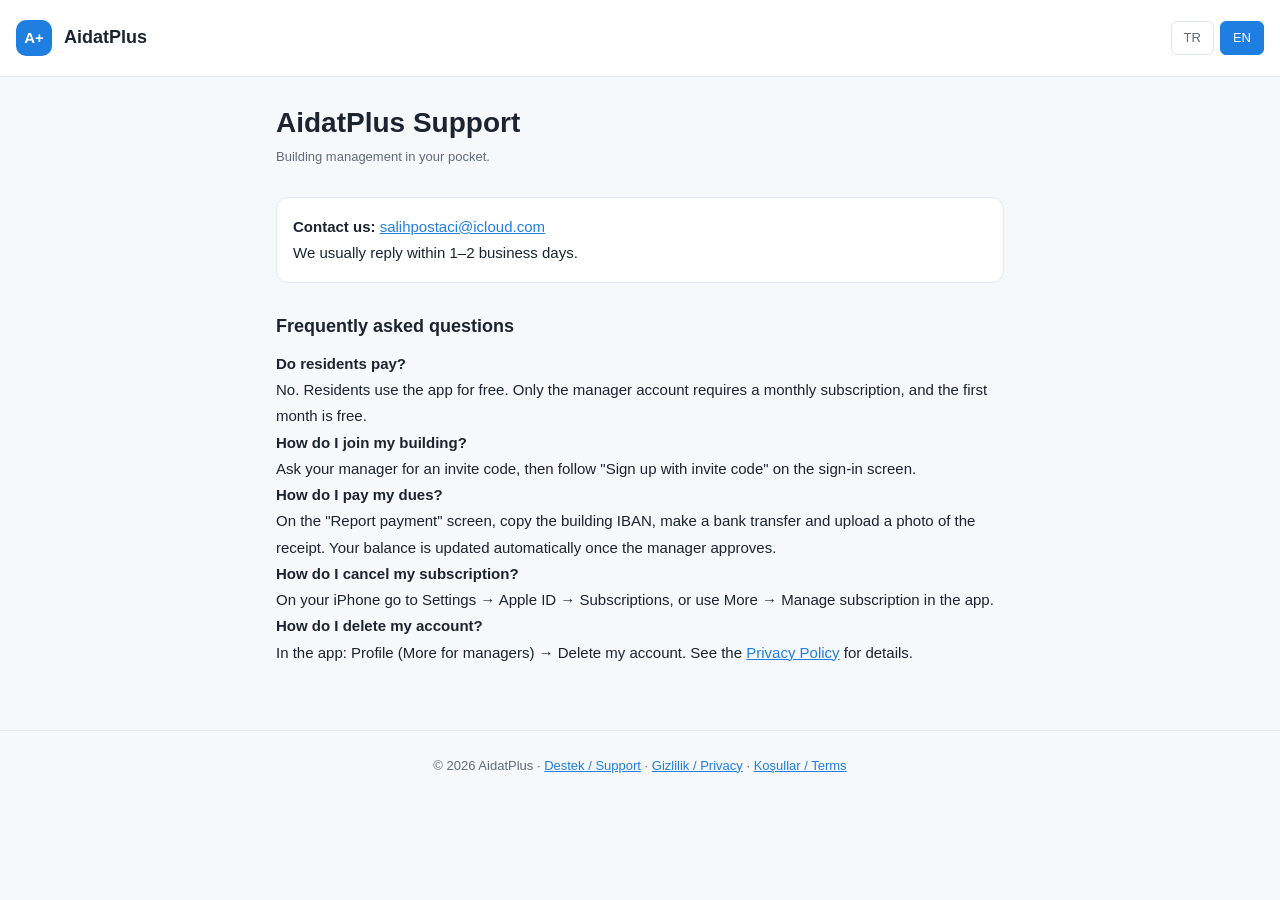
<file: index.html>
<!DOCTYPE html>
<html lang="tr">
<head>
<meta charset="UTF-8">
<meta name="viewport" content="width=device-width, initial-scale=1">
<title>AidatPlus — Destek</title>
<meta name="title-tr" content="AidatPlus — Destek">
<meta name="title-en" content="AidatPlus — Support">
<link rel="stylesheet" href="style.css">
<script src="lang.js"></script>
<noscript><style>[data-lang]{display:block}</style></noscript>
</head>
<body>
<header><div class="logo">A+</div><div class="brand">AidatPlus</div><div class="lang"><a data-l="tr" href="?lang=tr">TR</a><a data-l="en" href="?lang=en">EN</a></div></header>
<main>

<div data-lang="tr">
<h1>AidatPlus Destek</h1>
<p class="meta">Apartman ve site yönetimi, cebinizde.</p>
<div class="card">
<p><b>Bize ulaşın:</b> <a href="mailto:salihpostaci@icloud.com">salihpostaci@icloud.com</a><br>Mesajlarınızı genellikle 1–2 iş günü içinde yanıtlarız.</p>
</div>

<h2>Sık sorulan sorular</h2>
<p><b>Sakinler ücret öder mi?</b><br>Hayır. Sakinler uygulamayı ücretsiz kullanır. Yalnızca yönetici hesabı aylık abonelik gerektirir; ilk ay ücretsizdir.</p>
<p><b>Apartmanıma nasıl katılırım?</b><br>Yöneticinizden davet kodu isteyin, ardından giriş ekranındaki "Davet kodu ile kayıt ol" adımını izleyin.</p>
<p><b>Aidatımı nasıl öderim?</b><br>Ana sayfadaki "Ödeme bildir" ekranından apartman IBAN'ını kopyalayın, bankanızdan havale yapın ve dekontun fotoğrafını yükleyin. Yönetici onayladığında borcunuz otomatik düşer.</p>
<p><b>Aboneliğimi nasıl iptal ederim?</b><br>iPhone'da Ayarlar → Apple Kimliği → Abonelikler bölümünden veya uygulamada Diğer → Aboneliği yönet bağlantısından.</p>
<p><b>Hesabımı nasıl silerim?</b><br>Uygulamada Profil (yöneticiler için Diğer) → Hesabımı sil. Ayrıntılar <a href="privacy-policy.html">Gizlilik Politikası</a>'nda.</p>
</div>

<div data-lang="en">
<h1>AidatPlus Support</h1>
<p class="meta">Building management in your pocket.</p>
<div class="card">
<p><b>Contact us:</b> <a href="mailto:salihpostaci@icloud.com">salihpostaci@icloud.com</a><br>We usually reply within 1–2 business days.</p>
</div>

<h2>Frequently asked questions</h2>
<p><b>Do residents pay?</b><br>No. Residents use the app for free. Only the manager account requires a monthly subscription, and the first month is free.</p>
<p><b>How do I join my building?</b><br>Ask your manager for an invite code, then follow "Sign up with invite code" on the sign-in screen.</p>
<p><b>How do I pay my dues?</b><br>On the "Report payment" screen, copy the building IBAN, make a bank transfer and upload a photo of the receipt. Your balance is updated automatically once the manager approves.</p>
<p><b>How do I cancel my subscription?</b><br>On your iPhone go to Settings → Apple ID → Subscriptions, or use More → Manage subscription in the app.</p>
<p><b>How do I delete my account?</b><br>In the app: Profile (More for managers) → Delete my account. See the <a href="privacy-policy.html">Privacy Policy</a> for details.</p>
</div>

</main>
<footer>© 2026 AidatPlus · <a href="index.html">Destek / Support</a> · <a href="privacy-policy.html">Gizlilik / Privacy</a> · <a href="terms-and-conditions.html">Koşullar / Terms</a></footer>
</body>
</html>
</file>
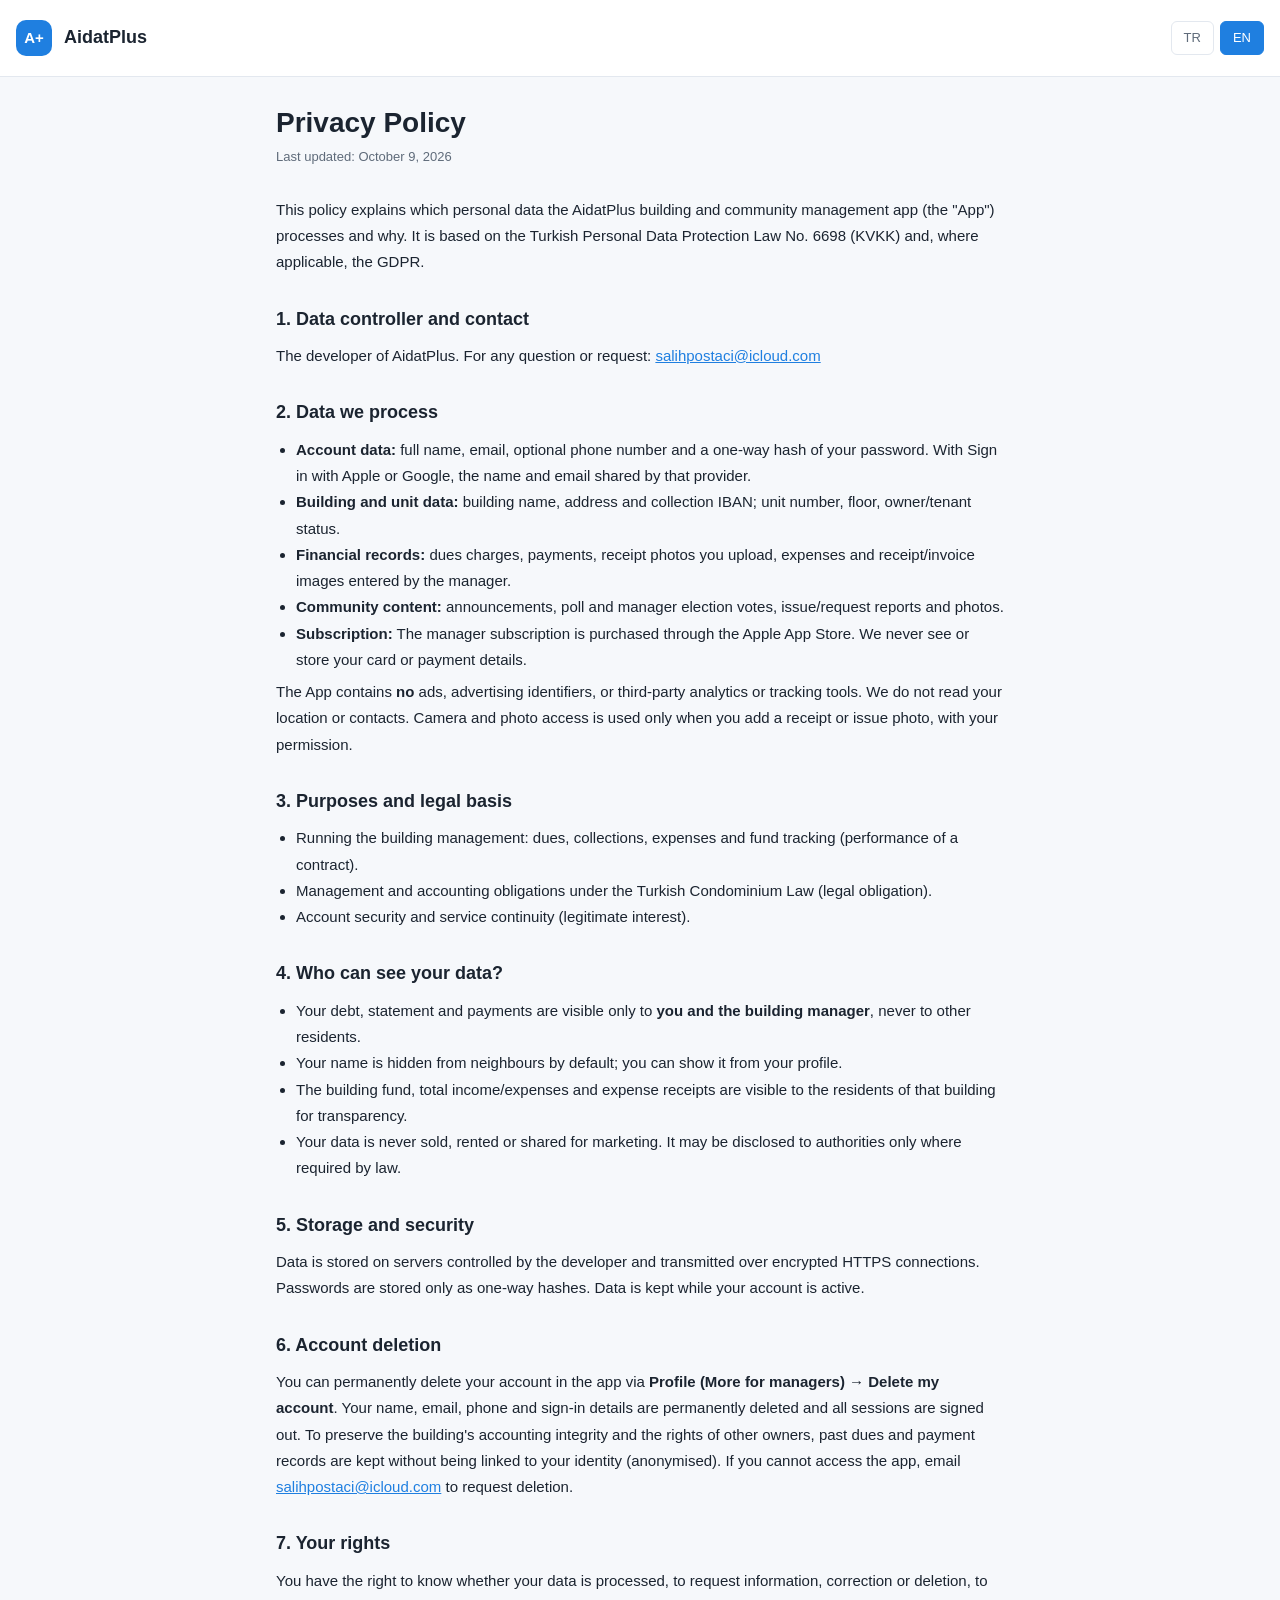
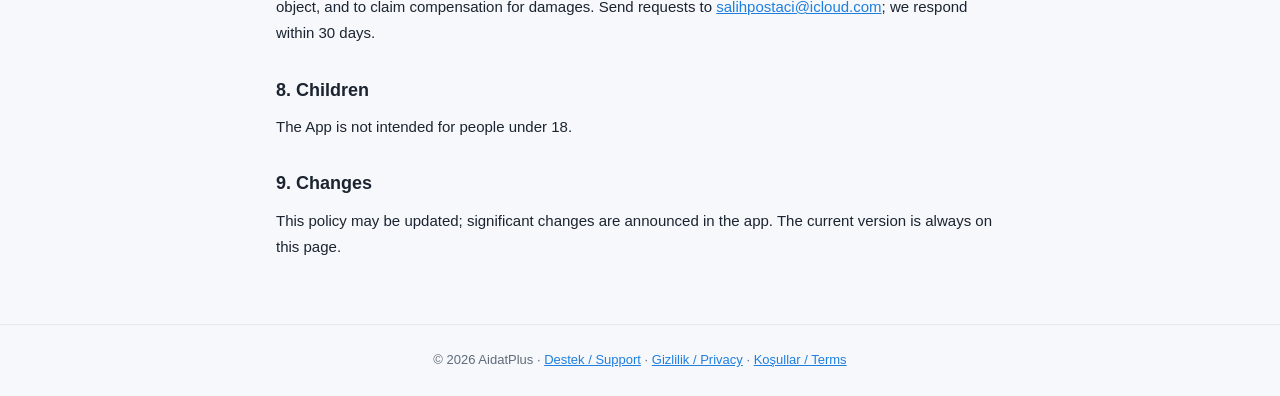
<file: privacy-policy.html>
<!DOCTYPE html>
<html lang="tr">
<head>
<meta charset="UTF-8">
<meta name="viewport" content="width=device-width, initial-scale=1">
<title>AidatPlus — Gizlilik Politikası</title>
<meta name="title-tr" content="AidatPlus — Gizlilik Politikası">
<meta name="title-en" content="AidatPlus — Privacy Policy">
<link rel="stylesheet" href="style.css">
<script src="lang.js"></script>
<noscript><style>[data-lang]{display:block}</style></noscript>
</head>
<body>
<header><div class="logo">A+</div><div class="brand">AidatPlus</div><div class="lang"><a data-l="tr" href="?lang=tr">TR</a><a data-l="en" href="?lang=en">EN</a></div></header>
<main>

<div data-lang="tr">
<h1>Gizlilik Politikası</h1>
<p class="meta">Son güncelleme: 9 Ekim 2026</p>
<p>Bu politika, AidatPlus apartman ve site yönetimi uygulamasının ("Uygulama") hangi kişisel verileri hangi amaçla işlediğini açıklar. 6698 sayılı Kişisel Verilerin Korunması Kanunu (KVKK) ve uygulanabildiği ölçüde GDPR esas alınmıştır.</p>

<h2>1. Veri sorumlusu ve iletişim</h2>
<p>AidatPlus geliştiricisi. Her türlü soru ve talebiniz için: <a href="mailto:salihpostaci@icloud.com">salihpostaci@icloud.com</a></p>

<h2>2. İşlenen veriler</h2>
<ul>
<li><b>Hesap bilgileri:</b> ad soyad, e-posta, isteğe bağlı telefon ve şifrenizin geri döndürülemez özeti. Apple veya Google ile girişte bu sağlayıcıların paylaştığı ad ve e-posta.</li>
<li><b>Apartman ve daire bilgileri:</b> apartman adı, adresi, tahsilat IBAN'ı; daire no, kat, malik/kiracı durumu.</li>
<li><b>Mali kayıtlar:</b> aidat borçları, ödemeler, yüklediğiniz dekont fotoğrafları, yöneticinin girdiği giderler ve fiş/fatura görselleri.</li>
<li><b>Topluluk içerikleri:</b> duyurular, anket ve yönetici seçimi oyları, arıza/talep bildirimleri ve fotoğrafları.</li>
<li><b>Abonelik:</b> Yönetici aboneliği Apple App Store üzerinden alınır. Kart veya ödeme bilgilerinizi görmeyiz ve saklamayız.</li>
</ul>
<p>Uygulamada reklam, reklam kimliği, üçüncü taraf analiz veya izleme aracı <b>yoktur</b>. Konumunuz ve rehberiniz okunmaz. Kamera ve fotoğraf erişimi yalnızca siz dekont, fiş veya arıza fotoğrafı eklerken, izninizle kullanılır.</p>

<h2>3. İşleme amaçları ve hukuki sebep</h2>
<ul>
<li>Apartman yönetiminin yürütülmesi: aidat tahakkuku, tahsilat, gider ve kasa takibi (sözleşmenin ifası, KVKK m.5/2-c).</li>
<li>Kat Mülkiyeti Kanunu kapsamındaki yönetim ve hesap verme yükümlülükleri (hukuki yükümlülük, m.5/2-ç).</li>
<li>Hesabınızın güvenliği ve hizmetin sürekliliği (meşru menfaat, m.5/2-f).</li>
</ul>

<h2>4. Verilerinizi kimler görebilir?</h2>
<ul>
<li>Borcunuzu, ekstrenizi ve ödemelerinizi yalnızca <b>siz ve apartman yöneticisi</b> görür; diğer sakinlere gösterilmez.</li>
<li>Adınız komşulara varsayılan olarak kapalıdır; profilinizden açabilirsiniz.</li>
<li>Apartman kasası, toplam gelir-gider ve gider fişleri şeffaflık için o apartmanın sakinlerine açıktır.</li>
<li>Verileriniz satılmaz, kiralanmaz ve pazarlama amacıyla kimseyle paylaşılmaz. Yalnızca yasal zorunluluk halinde yetkili makamlarla paylaşılabilir.</li>
</ul>

<h2>5. Saklama ve güvenlik</h2>
<p>Veriler geliştiricinin kontrolündeki sunucularda saklanır ve HTTPS ile şifreli bağlantı üzerinden aktarılır. Şifreler yalnızca geri döndürülemez özet olarak tutulur. Veriler hesabınız açık olduğu sürece saklanır.</p>

<h2>6. Hesap silme</h2>
<p>Hesabınızı uygulama içinden <b>Profil (yöneticiler için Diğer) → Hesabımı sil</b> adımıyla kalıcı olarak silebilirsiniz. Ad, e-posta, telefon ve giriş bilgileriniz kalıcı olarak silinir, tüm oturumlarınız kapatılır. Apartmanın muhasebe bütünlüğü ve diğer kat maliklerinin hakları için geçmiş aidat ve ödeme kayıtları kimliğinizle ilişkilendirilmeden (anonim olarak) korunur. Uygulamaya erişemiyorsanız <a href="mailto:salihpostaci@icloud.com">salihpostaci@icloud.com</a> adresine yazarak silme talep edebilirsiniz.</p>

<h2>7. Haklarınız (KVKK m.11 / GDPR)</h2>
<p>Verilerinizin işlenip işlenmediğini öğrenme, bilgi talep etme, düzeltilmesini veya silinmesini isteme, itiraz etme ve zarar halinde giderim talep etme haklarına sahipsiniz. Taleplerinizi <a href="mailto:salihpostaci@icloud.com">salihpostaci@icloud.com</a> adresine iletebilirsiniz; en geç 30 gün içinde yanıtlanır.</p>

<h2>8. Çocuklar</h2>
<p>Uygulama 18 yaş altı kişilere yönelik değildir.</p>

<h2>9. Değişiklikler</h2>
<p>Bu politika güncellenebilir; önemli değişiklikler uygulama içinde duyurulur. Güncel sürüm her zaman bu sayfadadır.</p>
</div>

<div data-lang="en">
<h1>Privacy Policy</h1>
<p class="meta">Last updated: October 9, 2026</p>
<p>This policy explains which personal data the AidatPlus building and community management app (the "App") processes and why. It is based on the Turkish Personal Data Protection Law No. 6698 (KVKK) and, where applicable, the GDPR.</p>

<h2>1. Data controller and contact</h2>
<p>The developer of AidatPlus. For any question or request: <a href="mailto:salihpostaci@icloud.com">salihpostaci@icloud.com</a></p>

<h2>2. Data we process</h2>
<ul>
<li><b>Account data:</b> full name, email, optional phone number and a one-way hash of your password. With Sign in with Apple or Google, the name and email shared by that provider.</li>
<li><b>Building and unit data:</b> building name, address and collection IBAN; unit number, floor, owner/tenant status.</li>
<li><b>Financial records:</b> dues charges, payments, receipt photos you upload, expenses and receipt/invoice images entered by the manager.</li>
<li><b>Community content:</b> announcements, poll and manager election votes, issue/request reports and photos.</li>
<li><b>Subscription:</b> The manager subscription is purchased through the Apple App Store. We never see or store your card or payment details.</li>
</ul>
<p>The App contains <b>no</b> ads, advertising identifiers, or third-party analytics or tracking tools. We do not read your location or contacts. Camera and photo access is used only when you add a receipt or issue photo, with your permission.</p>

<h2>3. Purposes and legal basis</h2>
<ul>
<li>Running the building management: dues, collections, expenses and fund tracking (performance of a contract).</li>
<li>Management and accounting obligations under the Turkish Condominium Law (legal obligation).</li>
<li>Account security and service continuity (legitimate interest).</li>
</ul>

<h2>4. Who can see your data?</h2>
<ul>
<li>Your debt, statement and payments are visible only to <b>you and the building manager</b>, never to other residents.</li>
<li>Your name is hidden from neighbours by default; you can show it from your profile.</li>
<li>The building fund, total income/expenses and expense receipts are visible to the residents of that building for transparency.</li>
<li>Your data is never sold, rented or shared for marketing. It may be disclosed to authorities only where required by law.</li>
</ul>

<h2>5. Storage and security</h2>
<p>Data is stored on servers controlled by the developer and transmitted over encrypted HTTPS connections. Passwords are stored only as one-way hashes. Data is kept while your account is active.</p>

<h2>6. Account deletion</h2>
<p>You can permanently delete your account in the app via <b>Profile (More for managers) → Delete my account</b>. Your name, email, phone and sign-in details are permanently deleted and all sessions are signed out. To preserve the building's accounting integrity and the rights of other owners, past dues and payment records are kept without being linked to your identity (anonymised). If you cannot access the app, email <a href="mailto:salihpostaci@icloud.com">salihpostaci@icloud.com</a> to request deletion.</p>

<h2>7. Your rights</h2>
<p>You have the right to know whether your data is processed, to request information, correction or deletion, to object, and to claim compensation for damages. Send requests to <a href="mailto:salihpostaci@icloud.com">salihpostaci@icloud.com</a>; we respond within 30 days.</p>

<h2>8. Children</h2>
<p>The App is not intended for people under 18.</p>

<h2>9. Changes</h2>
<p>This policy may be updated; significant changes are announced in the app. The current version is always on this page.</p>
</div>

</main>
<footer>© 2026 AidatPlus · <a href="index.html">Destek / Support</a> · <a href="privacy-policy.html">Gizlilik / Privacy</a> · <a href="terms-and-conditions.html">Koşullar / Terms</a></footer>
</body>
</html>
</file>
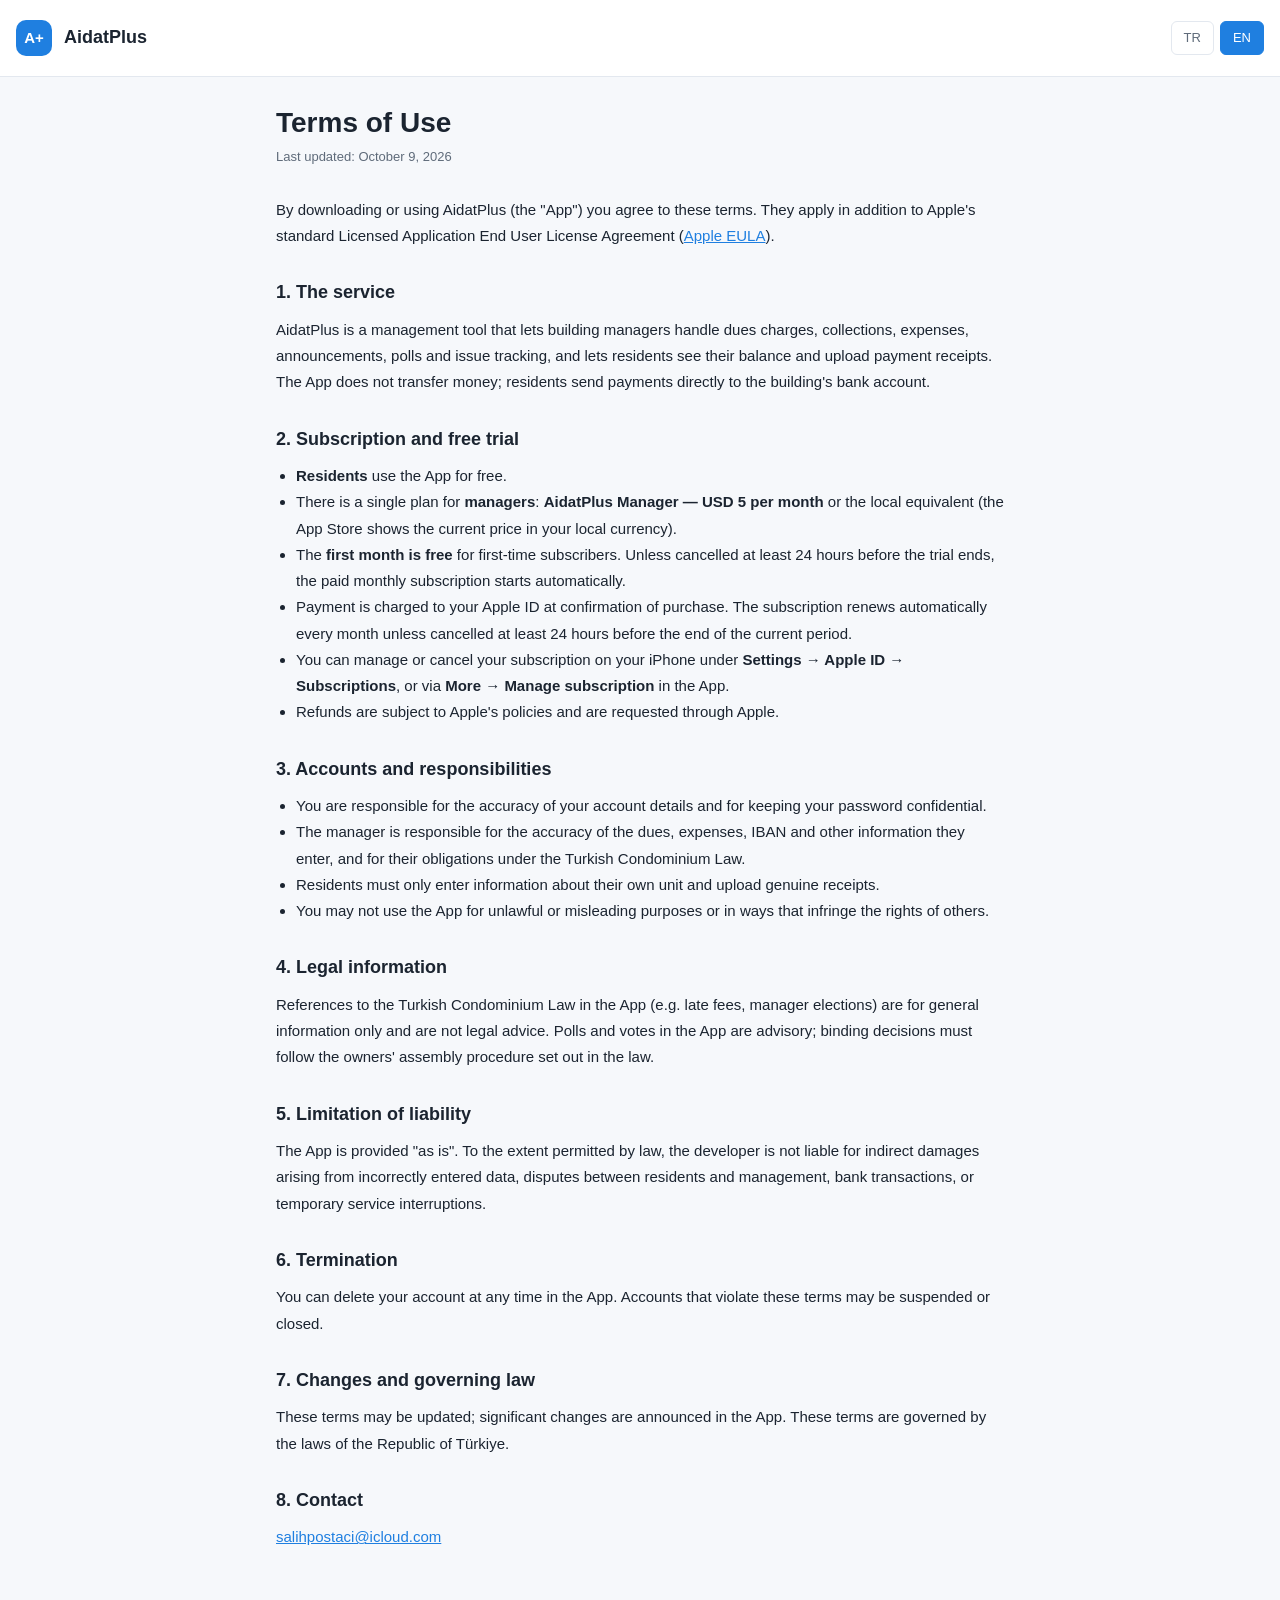
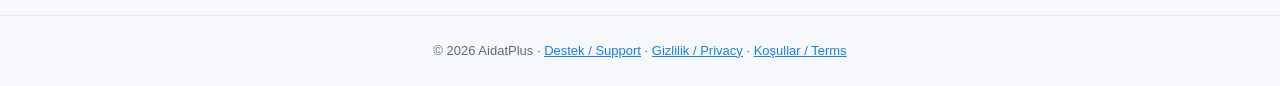
<file: terms-and-conditions.html>
<!DOCTYPE html>
<html lang="tr">
<head>
<meta charset="UTF-8">
<meta name="viewport" content="width=device-width, initial-scale=1">
<title>AidatPlus — Kullanım Koşulları</title>
<meta name="title-tr" content="AidatPlus — Kullanım Koşulları">
<meta name="title-en" content="AidatPlus — Terms of Use">
<link rel="stylesheet" href="style.css">
<script src="lang.js"></script>
<noscript><style>[data-lang]{display:block}</style></noscript>
</head>
<body>
<header><div class="logo">A+</div><div class="brand">AidatPlus</div><div class="lang"><a data-l="tr" href="?lang=tr">TR</a><a data-l="en" href="?lang=en">EN</a></div></header>
<main>

<div data-lang="tr">
<h1>Kullanım Koşulları</h1>
<p class="meta">Son güncelleme: 9 Ekim 2026</p>
<p>AidatPlus'ı ("Uygulama") indirerek veya kullanarak bu koşulları kabul etmiş olursunuz. Bu koşullar, Apple'ın standart Lisanslı Uygulama Son Kullanıcı Lisans Sözleşmesi'ne (<a href="https://www.apple.com/legal/internet-services/itunes/dev/stdeula/">Apple EULA</a>) ek olarak uygulanır.</p>

<h2>1. Hizmet</h2>
<p>AidatPlus; apartman ve site yöneticilerinin aidat tahakkuku, tahsilat, gider, duyuru, anket ve arıza takibini yapmasını, sakinlerin de borçlarını görüp ödeme dekontu yüklemesini sağlayan bir yönetim aracıdır. Uygulama para transferi yapmaz; ödemeler sakinler tarafından apartmanın banka hesabına doğrudan gönderilir.</p>

<h2>2. Abonelik ve ücretsiz deneme</h2>
<ul>
<li><b>Sakinler</b> uygulamayı ücretsiz kullanır.</li>
<li><b>Yöneticiler</b> için tek paket vardır: <b>AidatPlus Yönetici — aylık 5 ABD doları</b> veya ülkenizdeki karşılığı (güncel fiyat App Store'da yerel para biriminizde gösterilir).</li>
<li>İlk kez abone olanlar için <b>ilk ay ücretsizdir</b>. Deneme süresi bitmeden en az 24 saat önce iptal edilmezse abonelik aylık ücretle otomatik olarak başlar.</li>
<li>Ödeme, satın alma onayıyla Apple kimliğinize yansıtılır. Abonelik, mevcut dönem bitmeden en az 24 saat önce iptal edilmezse her ay otomatik yenilenir.</li>
<li>Aboneliğinizi iPhone'unuzda <b>Ayarlar → Apple Kimliği → Abonelikler</b> bölümünden veya uygulamadaki <b>Diğer → Aboneliği yönet</b> bağlantısından yönetebilir ve iptal edebilirsiniz.</li>
<li>İadeler Apple'ın politikalarına tabidir ve Apple üzerinden talep edilir.</li>
</ul>

<h2>3. Hesap ve sorumluluklar</h2>
<ul>
<li>Hesap bilgilerinizin doğruluğundan ve şifrenizin gizliliğinden siz sorumlusunuz.</li>
<li>Yönetici; girdiği aidat, gider, IBAN ve diğer bilgilerin doğruluğundan ve Kat Mülkiyeti Kanunu'ndan doğan yükümlülüklerinden sorumludur.</li>
<li>Sakinler yalnızca kendi dairelerine ait bilgileri girmeli ve gerçeğe uygun dekont yüklemelidir.</li>
<li>Uygulamayı hukuka aykırı, yanıltıcı veya başkalarının haklarını ihlal eden amaçlarla kullanamazsınız.</li>
</ul>

<h2>4. Hukuki bilgi niteliği</h2>
<p>Uygulamada yer alan Kat Mülkiyeti Kanunu atıfları (ör. gecikme tazminatı, yönetici seçimi) genel bilgilendirme amaçlıdır ve hukuki danışmanlık yerine geçmez. Uygulamadaki anket ve oylamalar yol gösterici niteliktedir; bağlayıcı kararlar için kanunda öngörülen kat malikleri kurulu usulü uygulanmalıdır.</p>

<h2>5. Sorumluluğun sınırlandırılması</h2>
<p>Uygulama "olduğu gibi" sunulur. Yasaların izin verdiği ölçüde; yanlış girilen veriler, sakin ile yönetim arasındaki uyuşmazlıklar, banka işlemleri veya hizmetteki geçici kesintilerden doğan dolaylı zararlardan geliştirici sorumlu tutulamaz.</p>

<h2>6. Fesih</h2>
<p>Hesabınızı istediğiniz zaman uygulama içinden silebilirsiniz. Bu koşulları ihlal eden hesaplar askıya alınabilir veya kapatılabilir.</p>

<h2>7. Değişiklikler ve uygulanacak hukuk</h2>
<p>Koşullar güncellenebilir; önemli değişiklikler uygulama içinde duyurulur. Bu koşullara Türkiye Cumhuriyeti hukuku uygulanır.</p>

<h2>8. İletişim</h2>
<p><a href="mailto:salihpostaci@icloud.com">salihpostaci@icloud.com</a></p>
</div>

<div data-lang="en">
<h1>Terms of Use</h1>
<p class="meta">Last updated: October 9, 2026</p>
<p>By downloading or using AidatPlus (the "App") you agree to these terms. They apply in addition to Apple's standard Licensed Application End User License Agreement (<a href="https://www.apple.com/legal/internet-services/itunes/dev/stdeula/">Apple EULA</a>).</p>

<h2>1. The service</h2>
<p>AidatPlus is a management tool that lets building managers handle dues charges, collections, expenses, announcements, polls and issue tracking, and lets residents see their balance and upload payment receipts. The App does not transfer money; residents send payments directly to the building's bank account.</p>

<h2>2. Subscription and free trial</h2>
<ul>
<li><b>Residents</b> use the App for free.</li>
<li>There is a single plan for <b>managers</b>: <b>AidatPlus Manager — USD 5 per month</b> or the local equivalent (the App Store shows the current price in your local currency).</li>
<li>The <b>first month is free</b> for first-time subscribers. Unless cancelled at least 24 hours before the trial ends, the paid monthly subscription starts automatically.</li>
<li>Payment is charged to your Apple ID at confirmation of purchase. The subscription renews automatically every month unless cancelled at least 24 hours before the end of the current period.</li>
<li>You can manage or cancel your subscription on your iPhone under <b>Settings → Apple ID → Subscriptions</b>, or via <b>More → Manage subscription</b> in the App.</li>
<li>Refunds are subject to Apple's policies and are requested through Apple.</li>
</ul>

<h2>3. Accounts and responsibilities</h2>
<ul>
<li>You are responsible for the accuracy of your account details and for keeping your password confidential.</li>
<li>The manager is responsible for the accuracy of the dues, expenses, IBAN and other information they enter, and for their obligations under the Turkish Condominium Law.</li>
<li>Residents must only enter information about their own unit and upload genuine receipts.</li>
<li>You may not use the App for unlawful or misleading purposes or in ways that infringe the rights of others.</li>
</ul>

<h2>4. Legal information</h2>
<p>References to the Turkish Condominium Law in the App (e.g. late fees, manager elections) are for general information only and are not legal advice. Polls and votes in the App are advisory; binding decisions must follow the owners' assembly procedure set out in the law.</p>

<h2>5. Limitation of liability</h2>
<p>The App is provided "as is". To the extent permitted by law, the developer is not liable for indirect damages arising from incorrectly entered data, disputes between residents and management, bank transactions, or temporary service interruptions.</p>

<h2>6. Termination</h2>
<p>You can delete your account at any time in the App. Accounts that violate these terms may be suspended or closed.</p>

<h2>7. Changes and governing law</h2>
<p>These terms may be updated; significant changes are announced in the App. These terms are governed by the laws of the Republic of Türkiye.</p>

<h2>8. Contact</h2>
<p><a href="mailto:salihpostaci@icloud.com">salihpostaci@icloud.com</a></p>
</div>

</main>
<footer>© 2026 AidatPlus · <a href="index.html">Destek / Support</a> · <a href="privacy-policy.html">Gizlilik / Privacy</a> · <a href="terms-and-conditions.html">Koşullar / Terms</a></footer>
</body>
</html>
</file>
<file: style.css>
:root{--bg:#f6f8fb;--surface:#fff;--border:#e3e8ef;--accent:#1f7fe0;--text:#1b2430;--muted:#5f6b7a}
@media (prefers-color-scheme:dark){:root{--bg:#0f141a;--surface:#161d26;--border:#253041;--accent:#4aa3ff;--text:#e6edf5;--muted:#93a1b3}}
*{margin:0;padding:0;box-sizing:border-box}
body{background:var(--bg);color:var(--text);font:15px/1.75 -apple-system,BlinkMacSystemFont,"Segoe UI",Roboto,sans-serif}
header{display:flex;align-items:center;gap:12px;padding:20px 16px;border-bottom:1px solid var(--border);background:var(--surface)}
.logo{width:36px;height:36px;border-radius:10px;background:var(--accent);color:#fff;display:flex;align-items:center;justify-content:center;font-weight:800}
.brand{font-weight:700;font-size:18px}
.lang{margin-left:auto;display:flex;gap:6px}
.lang a{padding:5px 12px;border:1px solid var(--border);border-radius:6px;color:var(--muted);text-decoration:none;font-size:13px}
.lang a.on{background:var(--accent);border-color:var(--accent);color:#fff}
main{max-width:760px;margin:0 auto;padding:28px 16px 64px}
h1{font-size:28px;line-height:1.25;margin-bottom:6px}
.meta{color:var(--muted);font-size:13px;margin-bottom:28px}
h2{font-size:18px;margin:28px 0 8px}
ul{padding-left:20px;margin:6px 0}
a{color:var(--accent)}
.card{background:var(--surface);border:1px solid var(--border);border-radius:12px;padding:16px;margin:14px 0}
[data-lang]{display:none}
footer{color:var(--muted);font-size:13px;text-align:center;padding:24px 16px;border-top:1px solid var(--border)}
</file>
